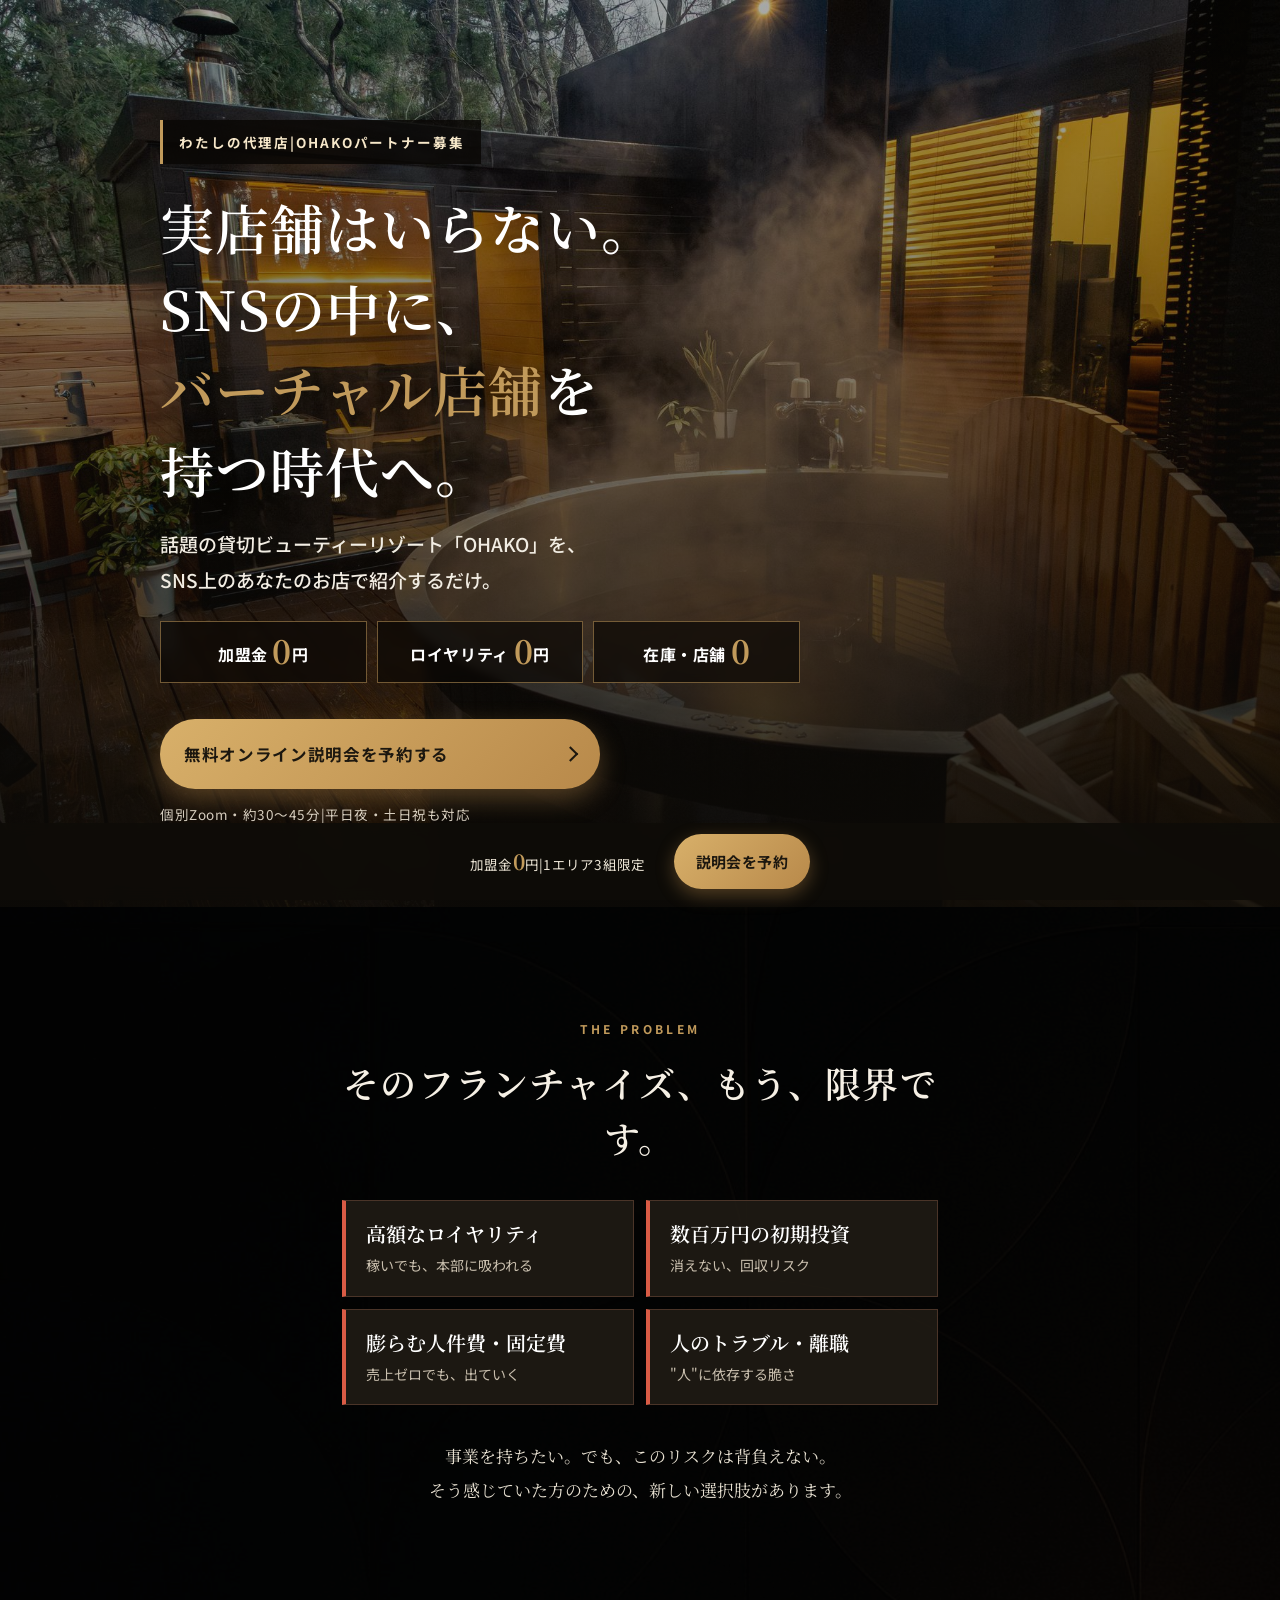
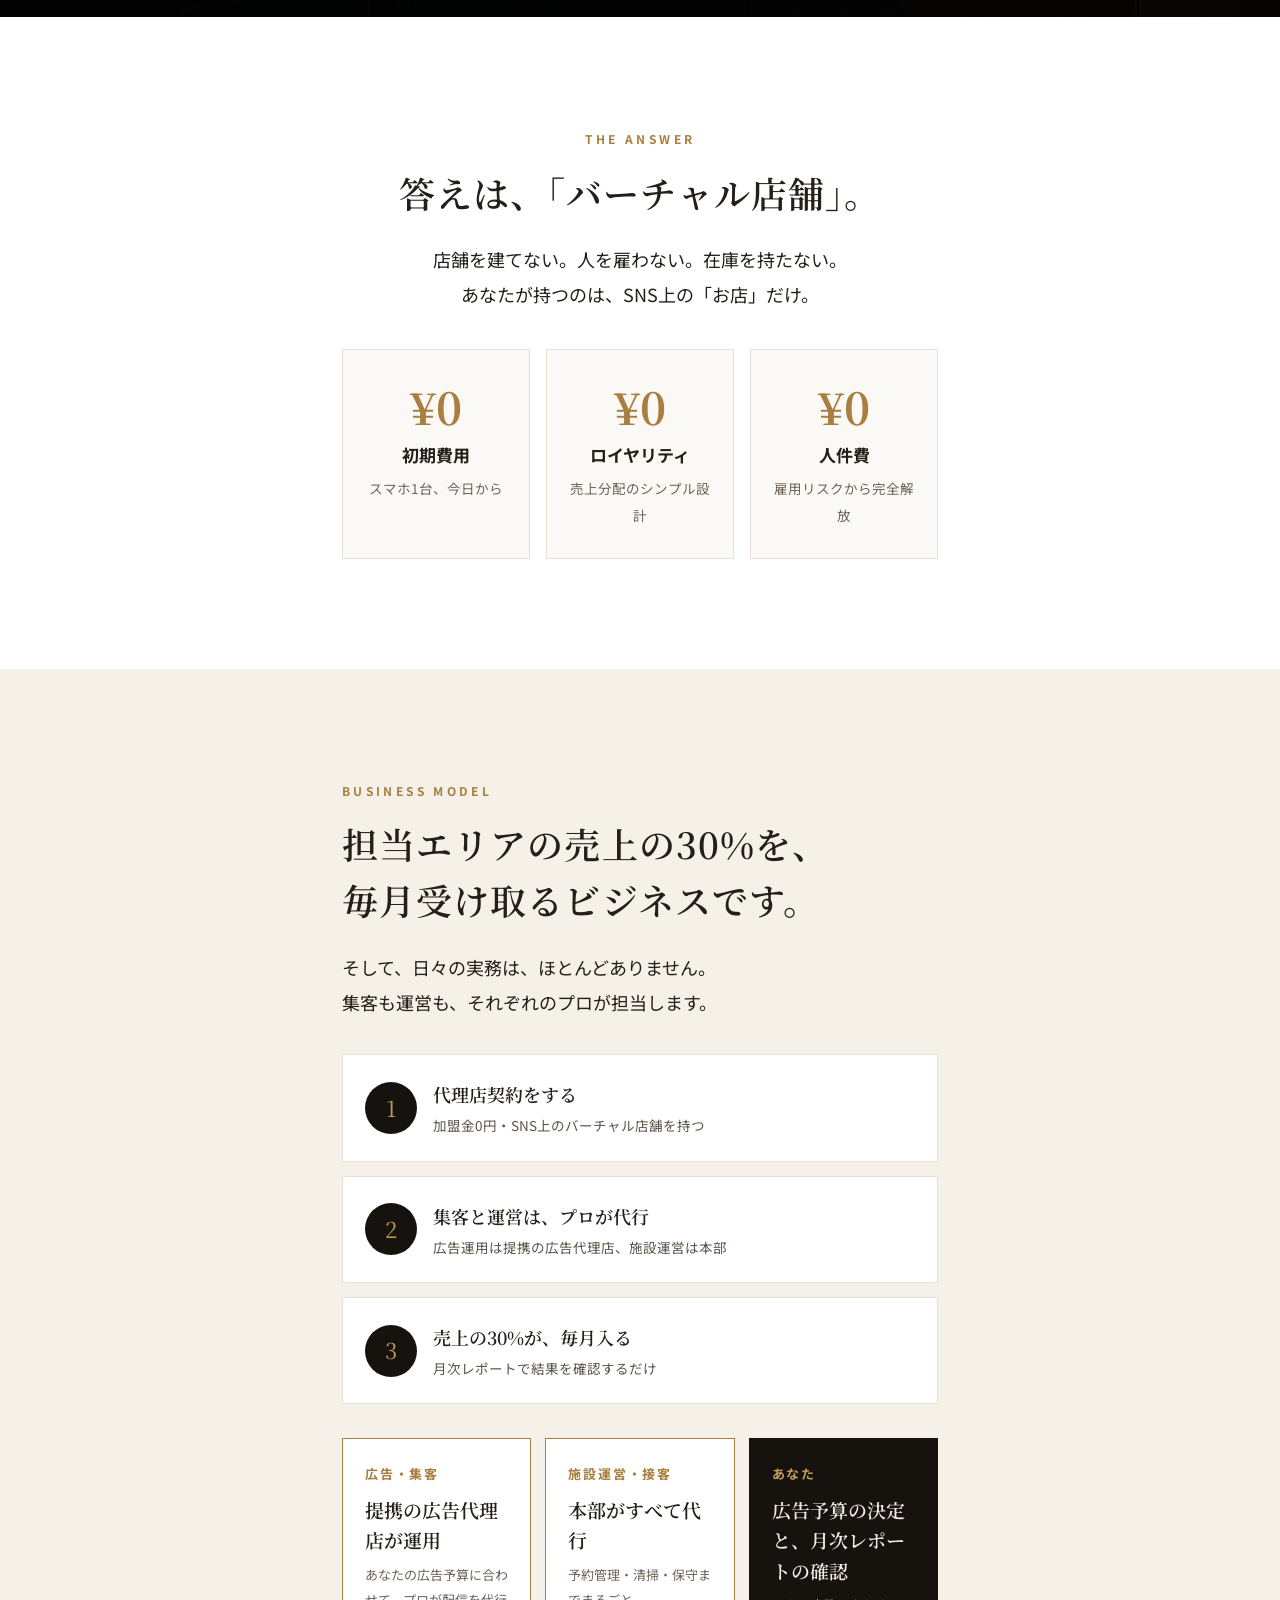
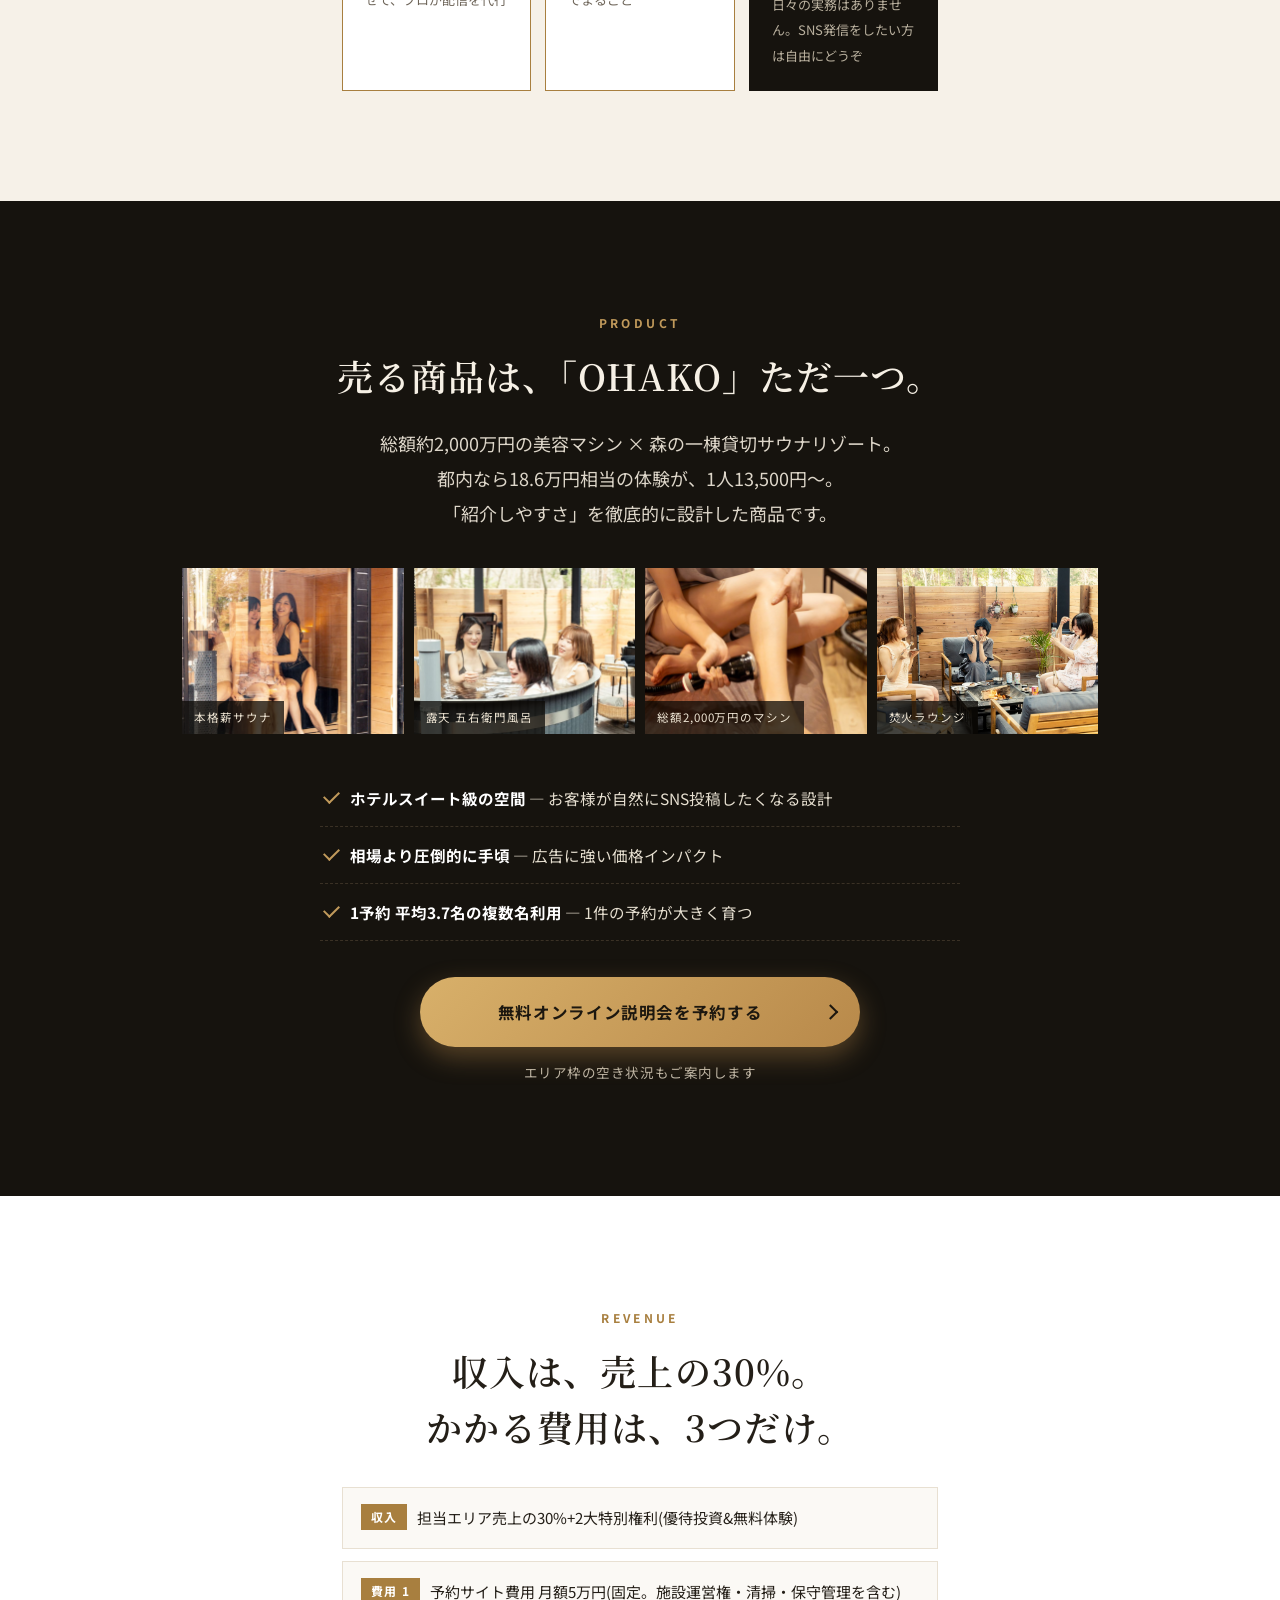
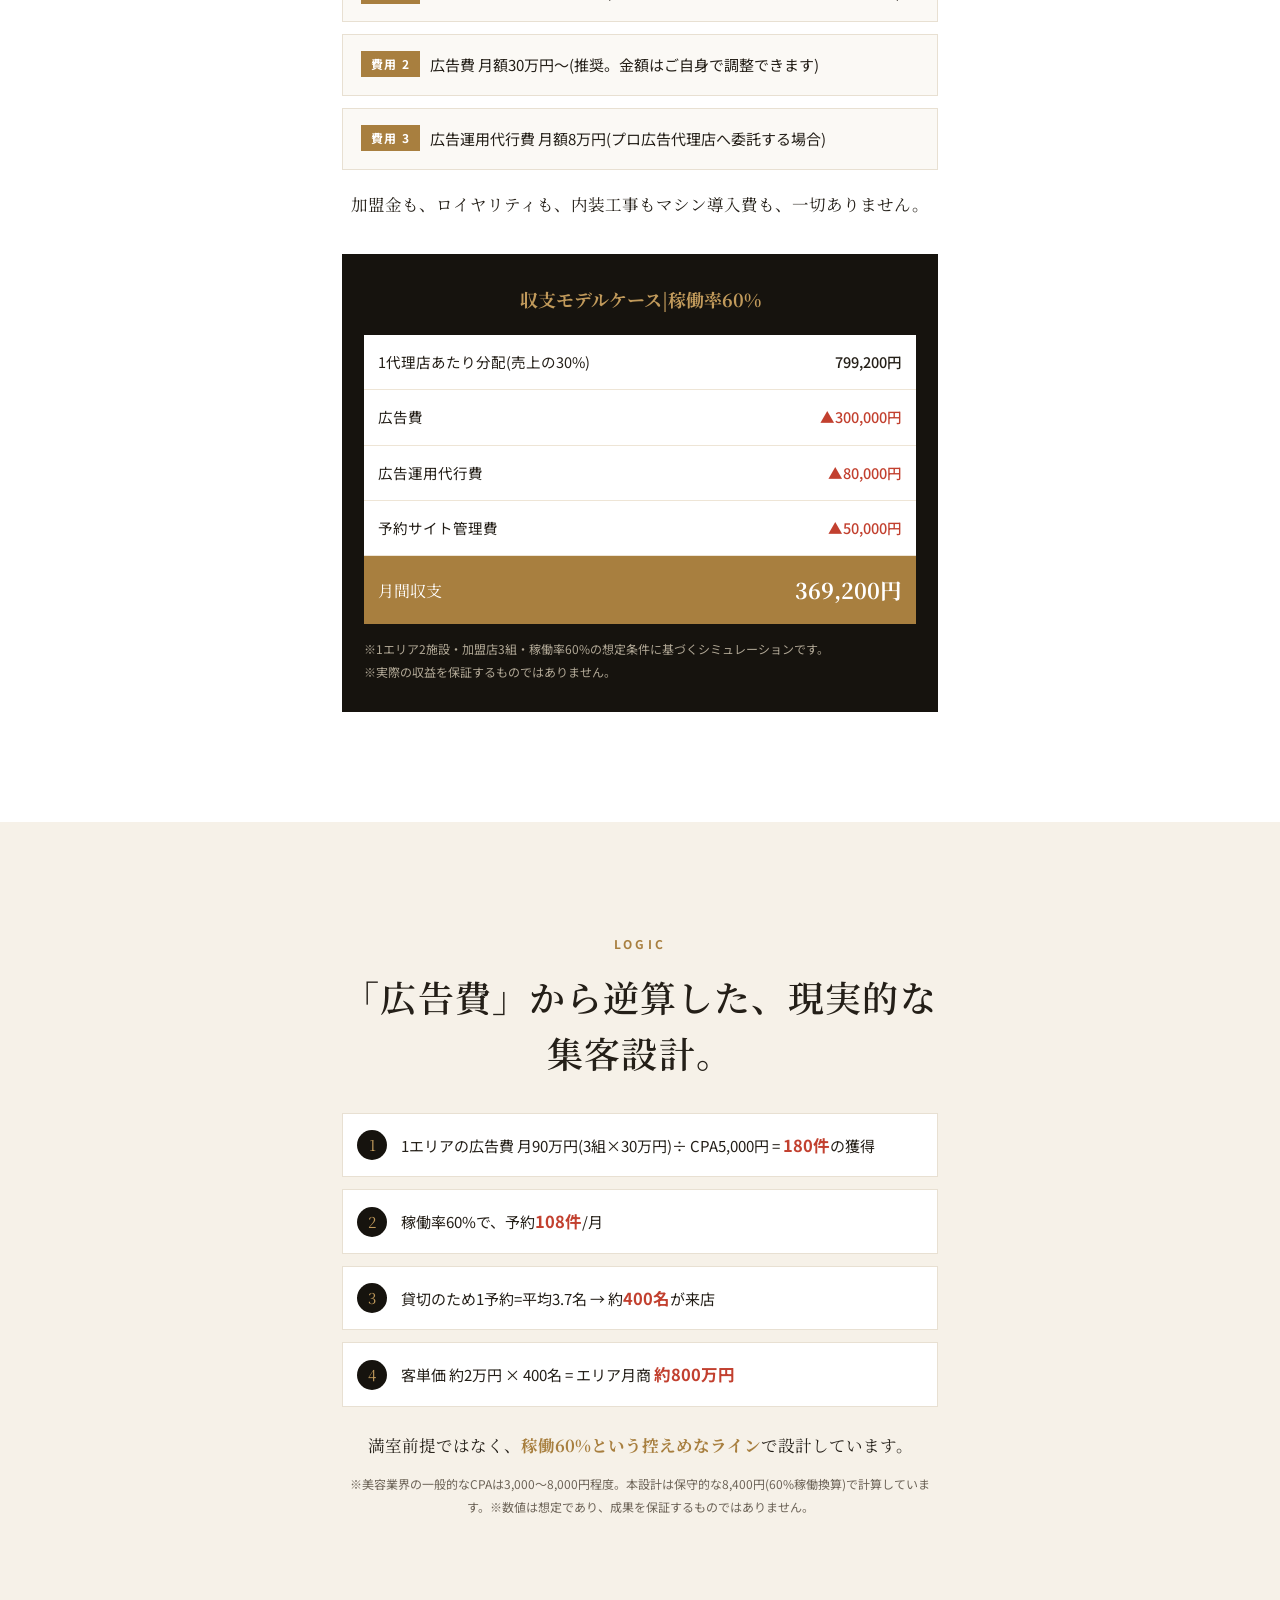
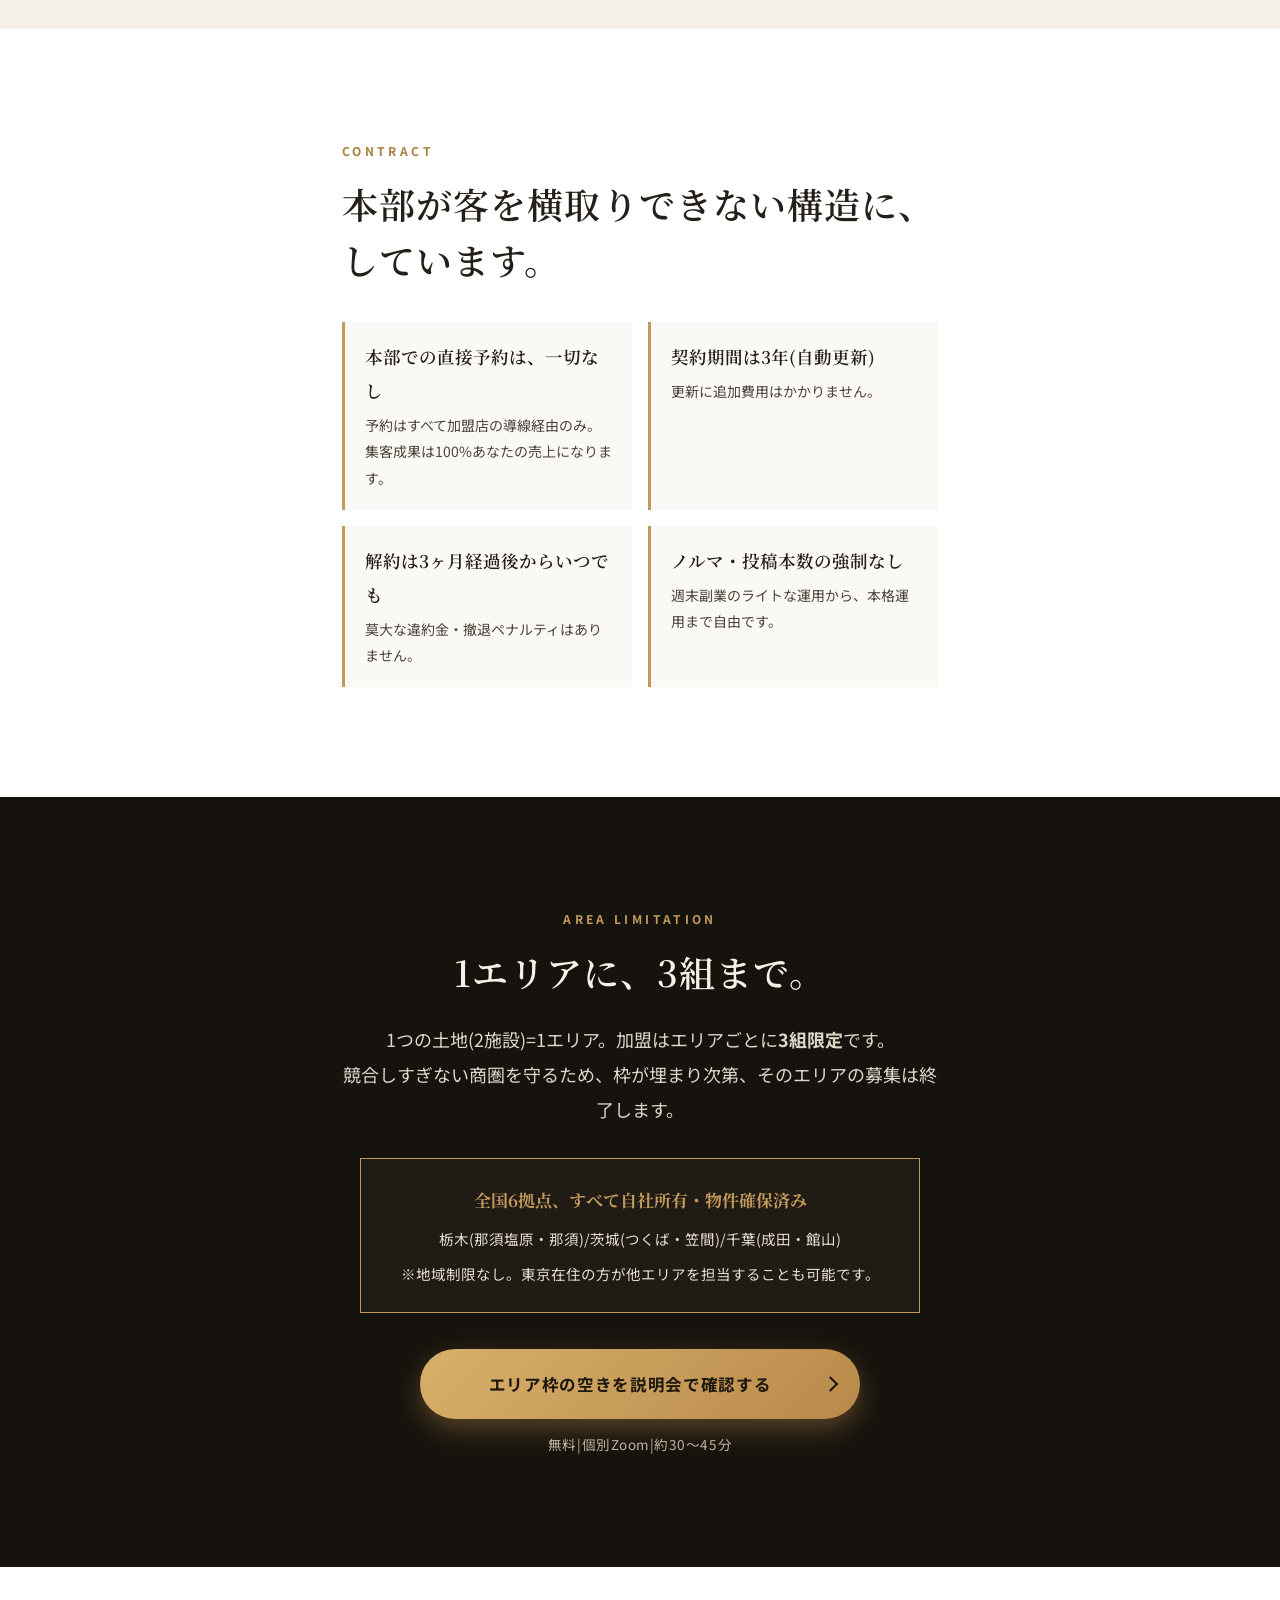
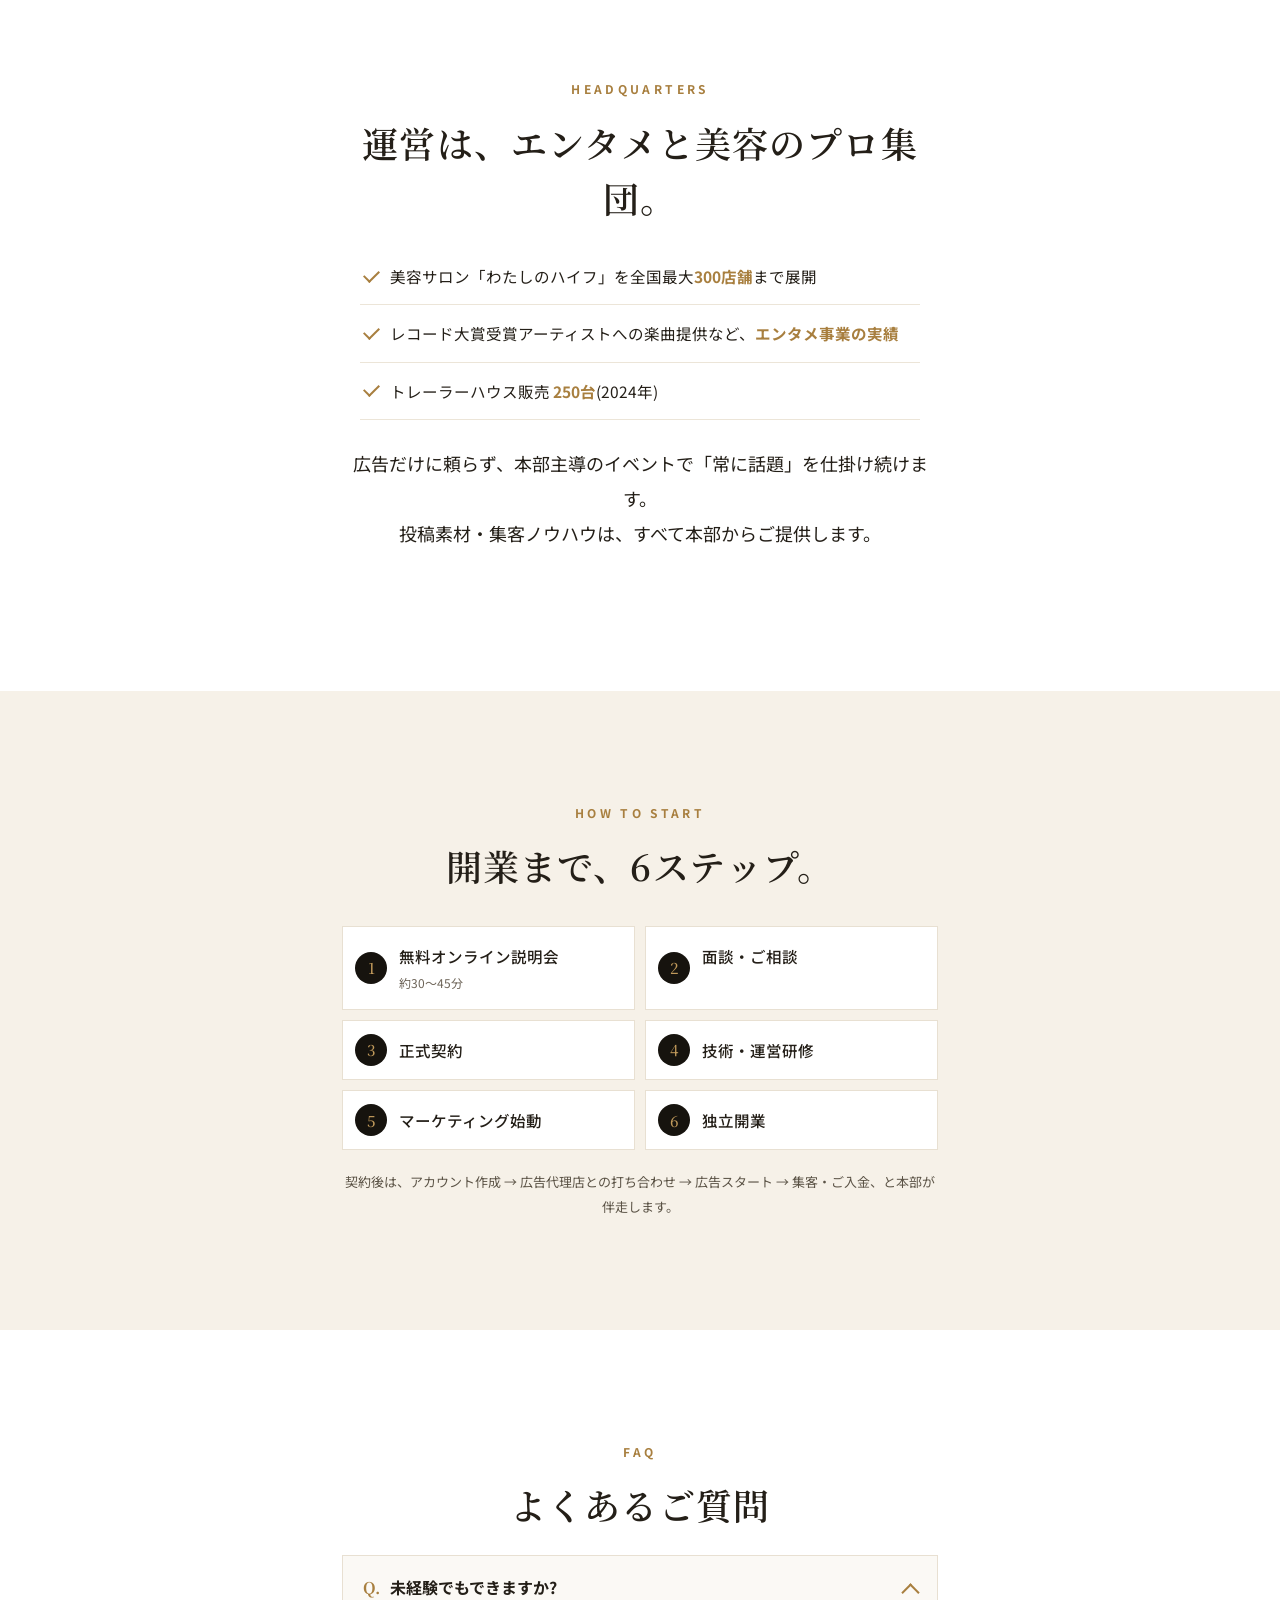
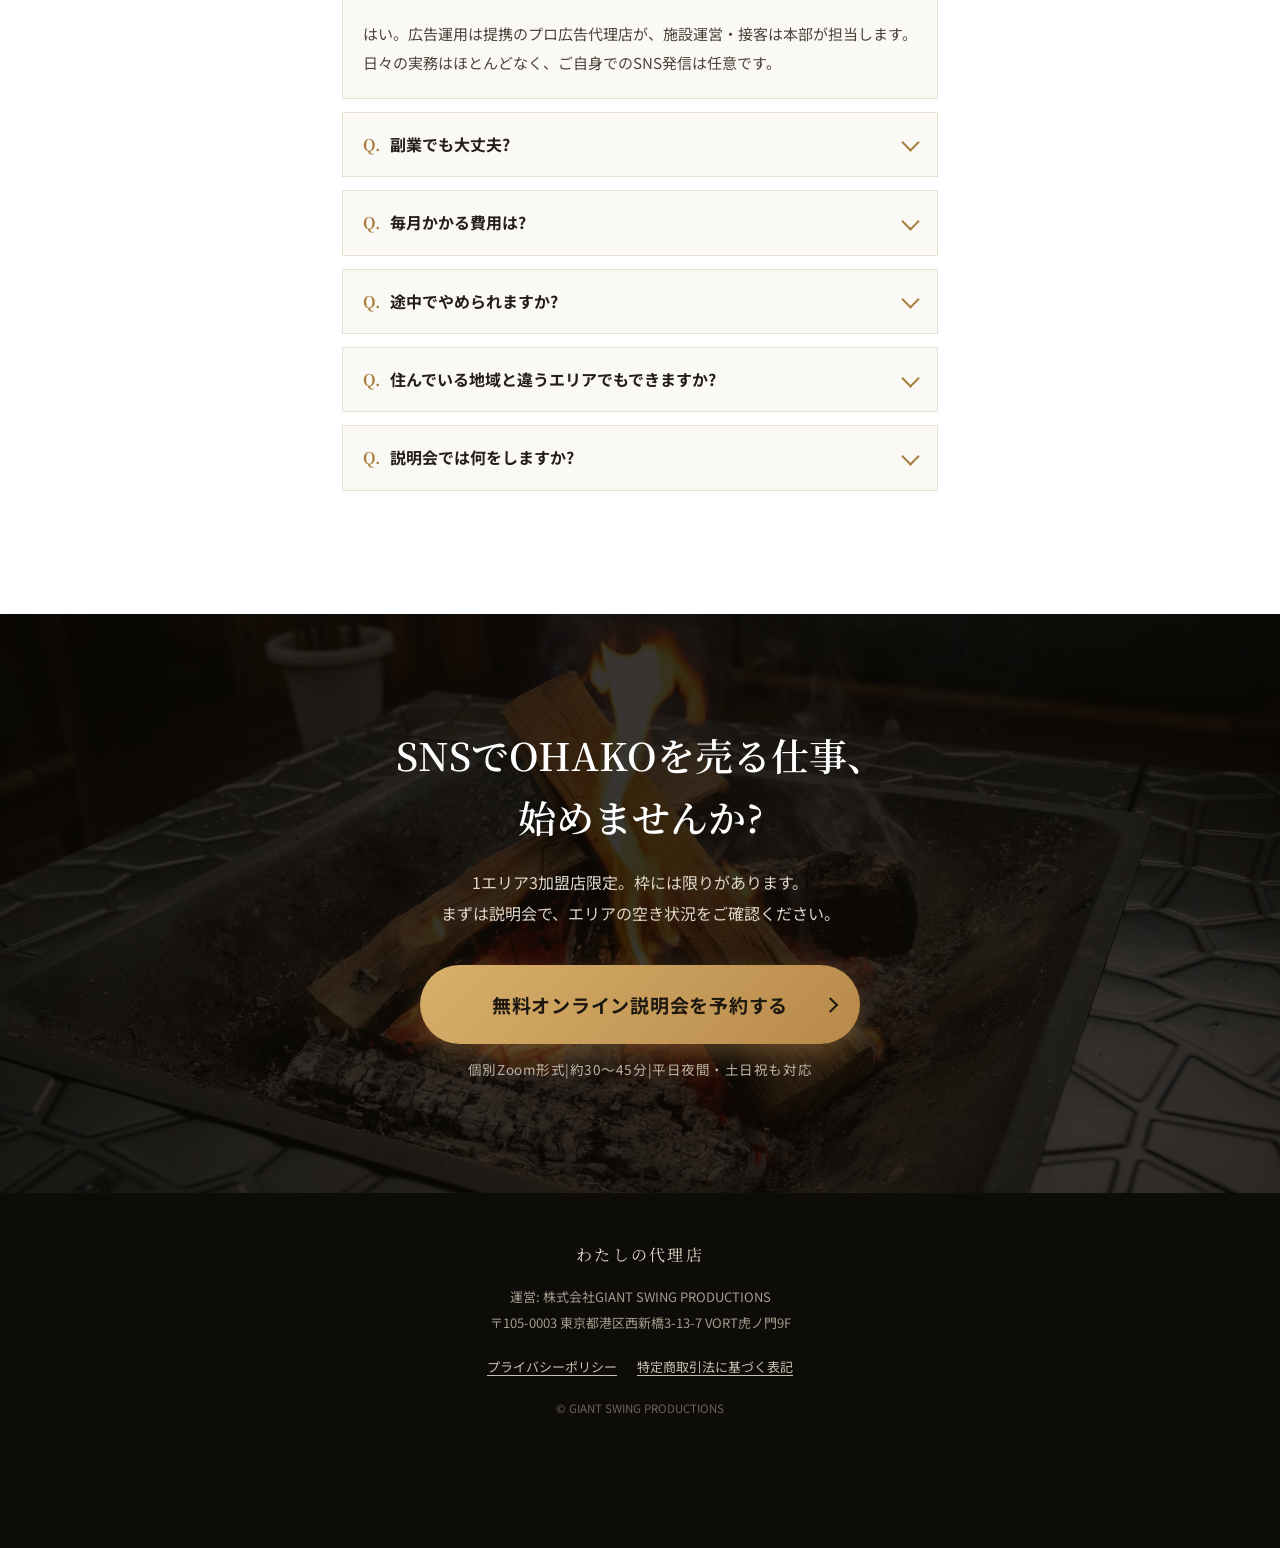
<file: index.html>
<!DOCTYPE html>
<html lang="ja">
<head>
<meta charset="UTF-8">
<!-- Google Tag Manager -->
<script>(function(w,d,s,l,i){w[l]=w[l]||[];w[l].push({'gtm.start':
new Date().getTime(),event:'gtm.js'});var f=d.getElementsByTagName(s)[0],
j=d.createElement(s),dl=l!='dataLayer'?'&l='+l:'';j.async=true;j.src=
'https://www.googletagmanager.com/gtm.js?id='+i+dl;f.parentNode.insertBefore(j,f);
})(window,document,'script','dataLayer','GTM-NTWC288X');</script>
<!-- End Google Tag Manager -->
<meta name="viewport" content="width=device-width, initial-scale=1.0">
<title>わたしの代理店|加盟金0円で持てるSNSのバーチャル店舗 — OHAKOパートナー募集</title>
<meta name="description" content="実店舗はいらない。SNSの中にバーチャル店舗を持つ時代へ。加盟金0円・ロイヤリティ0円で、貸切ビューティーリゾートOHAKOの集客パートナーに。無料オンライン説明会 受付中。">
<meta name="robots" content="noindex, nofollow">
<link rel="preconnect" href="https://fonts.googleapis.com">
<link rel="preconnect" href="https://fonts.gstatic.com" crossorigin>
<link href="https://fonts.googleapis.com/css2?family=Noto+Sans+JP:wght@400;500;700&family=Noto+Serif+JP:wght@500;600;700&display=swap" rel="stylesheet">
<link rel="stylesheet" href="css/style.css">
</head>
<body>
<!-- Google Tag Manager (noscript) -->
<noscript><iframe src="https://www.googletagmanager.com/ns.html?id=GTM-NTWC288X"
height="0" width="0" style="display:none;visibility:hidden"></iframe></noscript>
<!-- End Google Tag Manager (noscript) -->

<!-- ============================================================
  説明会予約URL(確定 2026-08-10): https://timerex.net/s/0003771/1637b1f3 (全CTA共通)
  TODO: 運営会社表記 — 仮=株式会社GIANT SWING PRODUCTIONS(資料上はBIG YOUTH。要確認)
============================================================= -->

<!-- Sec.1 ファーストビュー -->
<header class="fv">
  <div class="fv__bg">
    <img src="img/fv-goemon-dusk.jpg" alt="夕暮れのOHAKO。湯気の立つ露天五右衛門風呂とサウナ棟" class="fv__img">
  </div>
  <div class="fv__inner">
    <p class="fv__area">わたしの代理店|OHAKOパートナー募集</p>
    <h1 class="fv__catch">実店舗はいらない。<br>SNSの中に、<br><em>バーチャル店舗</em>を<br>持つ時代へ。</h1>
    <p class="fv__lead">話題の貸切ビューティーリゾート「OHAKO」を、<br class="pc">SNS上のあなたのお店で紹介するだけ。</p>
    <div class="fv__zeros">
      <span>加盟金 <em>0</em>円</span>
      <span>ロイヤリティ <em>0</em>円</span>
      <span>在庫・店舗 <em>0</em></span>
    </div>
    <div class="cta">
      <a class="btn-gold js-cta" href="https://timerex.net/s/0003771/1637b1f3">無料オンライン説明会を予約する</a>
      <p class="cta__note">個別Zoom・約30〜45分|平日夜・土日祝も対応</p>
    </div>
  </div>
</header>

<main>

<!-- Sec.2 問題提起 -->
<section class="sec sec--dark problem reveal">
  <div class="container">
    <p class="sec__eyebrow sec__eyebrow--gold">THE PROBLEM</p>
    <h2 class="sec__title">そのフランチャイズ、<br class="sp">もう、限界です。</h2>
    <ul class="problem__list">
      <li>
                <h3>高額なロイヤリティ</h3><p>稼いでも、本部に吸われる</p>
      </li>
      <li>
                <h3>数百万円の初期投資</h3><p>消えない、回収リスク</p>
      </li>
      <li>
                <h3>膨らむ人件費・固定費</h3><p>売上ゼロでも、出ていく</p>
      </li>
      <li>
                <h3>人のトラブル・離職</h3><p>"人"に依存する脆さ</p>
      </li>
    </ul>
    <p class="problem__closing">事業を持ちたい。でも、このリスクは背負えない。<br>そう感じていた方のための、新しい選択肢があります。</p>
  </div>
</section>

<!-- Sec.3 答え -->
<section class="sec answer reveal">
  <div class="container">
    <p class="sec__eyebrow">THE ANSWER</p>
    <h2 class="sec__title">答えは、「バーチャル店舗」。</h2>
    <p class="sec__body">店舗を建てない。人を雇わない。在庫を持たない。<br>あなたが持つのは、SNS上の「お店」だけ。</p>
    <div class="zeros">
      <div class="zeros__card"><em>¥0</em><h3>初期費用</h3><p>スマホ1台、今日から</p></div>
      <div class="zeros__card"><em>¥0</em><h3>ロイヤリティ</h3><p>売上分配のシンプル設計</p></div>
      <div class="zeros__card"><em>¥0</em><h3>人件費</h3><p>雇用リスクから完全解放</p></div>
    </div>
  </div>
</section>

<!-- Sec.4 What is・3ステップ -->
<section class="sec sec--cream whatis reveal">
  <div class="container">
    <p class="sec__eyebrow">BUSINESS MODEL</p>
    <h2 class="sec__title">担当エリアの売上の30%を、<br class="pc">毎月受け取るビジネスです。</h2>
    <p class="sec__body">そして、日々の実務は、ほとんどありません。<br>集客も運営も、それぞれのプロが担当します。</p>
    <ol class="steps">
      <li><span class="steps__num">1</span><h3>代理店契約をする</h3><p>加盟金0円・SNS上のバーチャル店舗を持つ</p></li>
      <li><span class="steps__num">2</span><h3>集客と運営は、プロが代行</h3><p>広告運用は提携の広告代理店、施設運営は本部</p></li>
      <li><span class="steps__num">3</span><h3>売上の30%が、毎月入る</h3><p>月次レポートで結果を確認するだけ</p></li>
    </ol>
    <div class="roles">
      <div class="roles__card">
        <h3>広告・集客</h3>
        <p class="roles__main">提携の広告代理店が運用</p>
        <p class="roles__note">あなたの広告予算に合わせて、プロが配信を代行</p>
      </div>
      <div class="roles__card">
        <h3>施設運営・接客</h3>
        <p class="roles__main">本部がすべて代行</p>
        <p class="roles__note">予約管理・清掃・保守までまるごと</p>
      </div>
      <div class="roles__card roles__card--hq">
        <h3>あなた</h3>
        <p class="roles__main">広告予算の決定と、月次レポートの確認</p>
        <p class="roles__note">日々の実務はありません。SNS発信をしたい方は自由にどうぞ</p>
      </div>
    </div>
  </div>
</section>

<!-- Sec.5 商品力 -->
<section class="sec sec--dark product reveal">
  <div class="container">
    <p class="sec__eyebrow sec__eyebrow--gold">PRODUCT</p>
    <h2 class="sec__title">売る商品は、「OHAKO」ただ一つ。</h2>
    <p class="sec__body">総額約2,000万円の美容マシン × 森の一棟貸切サウナリゾート。<br>都内なら18.6万円相当の体験が、1人13,500円〜。<br>「紹介しやすさ」を徹底的に設計した商品です。</p>
    <div class="product__gallery">
      <figure><img src="img/gallery-sauna.jpg" alt="サウナ室でくつろぐ2人の女性" loading="lazy"><figcaption>本格薪サウナ</figcaption></figure>
      <figure><img src="img/gallery-goemon.jpg" alt="露天の五右衛門風呂を楽しむ3人の女性" loading="lazy"><figcaption>露天 五右衛門風呂</figcaption></figure>
      <figure><img src="img/treatment-self.jpg" alt="美容マシンでボディケアをする女性" loading="lazy"><figcaption>総額2,000万円のマシン</figcaption></figure>
      <figure><img src="img/lounge-group.jpg" alt="焚火ラウンジで談笑する3人の女性" loading="lazy"><figcaption>焚火ラウンジ</figcaption></figure>
    </div>
    <ul class="product__points">
      <li><strong>ホテルスイート級の空間</strong> — お客様が自然にSNS投稿したくなる設計</li>
      <li><strong>相場より圧倒的に手頃</strong> — 広告に強い価格インパクト</li>
      <li><strong>1予約 平均3.7名の複数名利用</strong> — 1件の予約が大きく育つ</li>
    </ul>
    <div class="cta">
      <a class="btn-gold js-cta" href="https://timerex.net/s/0003771/1637b1f3">無料オンライン説明会を予約する</a>
      <p class="cta__note cta__note--light">エリア枠の空き状況もご案内します</p>
    </div>
  </div>
</section>

<!-- Sec.6 収益の仕組み -->
<section class="sec money reveal">
  <div class="container">
    <p class="sec__eyebrow">REVENUE</p>
    <h2 class="sec__title">収入は、売上の30%。<br>かかる費用は、<br class="sp">3つだけ。</h2>
    <ul class="money__list">
      <li><span>収入</span>担当エリア売上の30%+2大特別権利(優待投資&無料体験)</li>
      <li><span>費用 1</span>予約サイト費用 月額5万円(固定。施設運営権・清掃・保守管理を含む)</li>
      <li><span>費用 2</span>広告費 月額30万円〜(推奨。金額はご自身で調整できます)</li>
      <li><span>費用 3</span>広告運用代行費 月額8万円(プロ広告代理店へ委託する場合)</li>
    </ul>
    <p class="money__zero">加盟金も、ロイヤリティも、内装工事もマシン導入費も、一切ありません。</p>

    <div class="money__model">
      <h3>収支モデルケース|稼働率60%</h3>
      <table class="money__table">
        <tbody>
          <tr><td>1代理店あたり分配(売上の30%)</td><td>799,200円</td></tr>
          <tr><td>広告費</td><td class="minus">▲300,000円</td></tr>
          <tr><td>広告運用代行費</td><td class="minus">▲80,000円</td></tr>
          <tr><td>予約サイト管理費</td><td class="minus">▲50,000円</td></tr>
        </tbody>
        <tfoot>
          <tr><td>月間収支</td><td><em>369,200円</em></td></tr>
        </tfoot>
      </table>
      <p class="money__note">※1エリア2施設・加盟店3組・稼働率60%の想定条件に基づくシミュレーションです。<br>※実際の収益を保証するものではありません。</p>
    </div>
  </div>
</section>

<!-- Sec.7 集客ロジック -->
<section class="sec sec--cream logic reveal">
  <div class="container">
    <p class="sec__eyebrow">LOGIC</p>
    <h2 class="sec__title">「広告費」から逆算した、<br class="sp">現実的な集客設計。</h2>
    <ol class="logic__steps">
      <li><span>1</span>1エリアの広告費 月90万円(3組×30万円)÷ CPA5,000円 = <strong>180件</strong>の獲得</li>
      <li><span>2</span>稼働率60%で、予約<strong>108件</strong>/月</li>
      <li><span>3</span>貸切のため1予約=平均3.7名 → 約<strong>400名</strong>が来店</li>
      <li><span>4</span>客単価 約2万円 × 400名 = エリア月商 <strong>約800万円</strong></li>
    </ol>
    <p class="logic__closing">満室前提ではなく、<strong>稼働60%という控えめなライン</strong>で設計しています。</p>
    <p class="logic__note">※美容業界の一般的なCPAは3,000〜8,000円程度。本設計は保守的な8,400円(60%稼働換算)で計算しています。※数値は想定であり、成果を保証するものではありません。</p>
  </div>
</section>

<!-- Sec.8 契約条件 -->
<section class="sec terms reveal">
  <div class="container">
    <p class="sec__eyebrow">CONTRACT</p>
    <h2 class="sec__title">本部が客を横取りできない構造に、<br class="pc">しています。</h2>
    <ul class="terms__list">
      <li><h3>本部での直接予約は、一切なし</h3><p>予約はすべて加盟店の導線経由のみ。集客成果は100%あなたの売上になります。</p></li>
      <li><h3>契約期間は3年(自動更新)</h3><p>更新に追加費用はかかりません。</p></li>
      <li><h3>解約は3ヶ月経過後からいつでも</h3><p>莫大な違約金・撤退ペナルティはありません。</p></li>
      <li><h3>ノルマ・投稿本数の強制なし</h3><p>週末副業のライトな運用から、本格運用まで自由です。</p></li>
    </ul>
  </div>
</section>

<!-- Sec.9 希少性 -->
<section class="sec sec--dark scarcity reveal">
  <div class="container">
    <p class="sec__eyebrow sec__eyebrow--gold">AREA LIMITATION</p>
    <h2 class="sec__title">1エリアに、3組まで。</h2>
    <p class="sec__body">1つの土地(2施設)=1エリア。加盟はエリアごとに<strong>3組限定</strong>です。<br>競合しすぎない商圏を守るため、枠が埋まり次第、そのエリアの募集は終了します。</p>
    <div class="scarcity__box">
      <h3>全国6拠点、すべて自社所有・物件確保済み</h3>
      <p>栃木(那須塩原・那須)/茨城(つくば・笠間)/千葉(成田・館山)</p>
      <p class="scarcity__note">※地域制限なし。東京在住の方が他エリアを担当することも可能です。</p>
    </div>
    <div class="cta">
      <a class="btn-gold js-cta" href="https://timerex.net/s/0003771/1637b1f3">エリア枠の空きを説明会で確認する</a>
      <p class="cta__note cta__note--light">無料|個別Zoom|約30〜45分</p>
    </div>
  </div>
</section>

<!-- Sec.10 本部と実績 -->
<section class="sec support reveal">
  <div class="container">
    <p class="sec__eyebrow">HEADQUARTERS</p>
    <h2 class="sec__title">運営は、エンタメと美容のプロ集団。</h2>
    <ul class="support__list">
      <li>美容サロン「わたしのハイフ」を全国最大<strong>300店舗</strong>まで展開</li>
      <li>レコード大賞受賞アーティストへの楽曲提供など、<strong>エンタメ事業の実績</strong></li>
      <li>トレーラーハウス販売 <strong>250台</strong>(2024年)</li>
    </ul>
    <p class="sec__body">広告だけに頼らず、本部主導のイベントで「常に話題」を仕掛け続けます。<br>投稿素材・集客ノウハウは、すべて本部からご提供します。</p>
  </div>
</section>

<!-- Sec.11 開業までの流れ -->
<section class="sec sec--cream flow reveal">
  <div class="container">
    <p class="sec__eyebrow">HOW TO START</p>
    <h2 class="sec__title">開業まで、6ステップ。</h2>
    <ol class="flow__steps">
      <li><span>1</span>無料オンライン説明会<small>約30〜45分</small></li>
      <li><span>2</span>面談・ご相談</li>
      <li><span>3</span>正式契約</li>
      <li><span>4</span>技術・運営研修</li>
      <li><span>5</span>マーケティング始動</li>
      <li><span>6</span>独立開業</li>
    </ol>
    <p class="flow__note">契約後は、アカウント作成 → 広告代理店との打ち合わせ → 広告スタート → 集客・ご入金、と本部が伴走します。</p>
  </div>
</section>

<!-- Sec.12 FAQ -->
<section class="sec faq reveal">
  <div class="container">
    <p class="sec__eyebrow">FAQ</p>
    <h2 class="sec__title">よくあるご質問</h2>
    <details class="faq__item" open>
      <summary>未経験でもできますか?</summary>
      <p>はい。広告運用は提携のプロ広告代理店が、施設運営・接客は本部が担当します。日々の実務はほとんどなく、ご自身でのSNS発信は任意です。</p>
    </details>
    <details class="faq__item">
      <summary>副業でも大丈夫?</summary>
      <p>はい。日々の実務がほとんどないため、本業がある方でも運営できます。ノルマもありません。</p>
    </details>
    <details class="faq__item">
      <summary>毎月かかる費用は?</summary>
      <p>固定は予約サイト費用の月5万円です。集客のための広告を出す場合は、広告費(月30万円〜を推奨)と、プロ代理店に委託する場合の運用代行費(月8万円)がかかります。</p>
    </details>
    <details class="faq__item">
      <summary>途中でやめられますか?</summary>
      <p>3ヶ月経過後からいつでも解約できます。違約金や撤退ペナルティはありません。</p>
    </details>
    <details class="faq__item">
      <summary>住んでいる地域と違うエリアでもできますか?</summary>
      <p>はい。バーチャル店舗のため地域制限はありません。</p>
    </details>
    <details class="faq__item">
      <summary>説明会では何をしますか?</summary>
      <p>バーチャル店舗の作り方、管理画面、収益シミュレーション、エリア枠の空き状況を個別にご案内します(無料・Zoom・約30〜45分)。</p>
    </details>
  </div>
</section>

<!-- Sec.13 最終CTA -->
<section class="sec closing reveal">
  <div class="closing__bg">
    <img src="img/closing-fire.jpg" alt="焚火の炎" loading="lazy">
  </div>
  <div class="container closing__inner">
    <h2 class="closing__title">SNSでOHAKOを売る仕事、<br>始めませんか?</h2>
    <p class="closing__body">1エリア3加盟店限定。枠には限りがあります。<br>まずは説明会で、エリアの空き状況をご確認ください。</p>
    <div class="cta">
      <a class="btn-gold btn-gold--lg js-cta" href="#">無料オンライン説明会を予約する</a>
      <p class="cta__note cta__note--light">個別Zoom形式|約30〜45分|平日夜間・土日祝も対応</p>
    </div>
  </div>
</section>

</main>

<!-- フッター -->
<footer class="footer">
  <div class="container">
    <p class="footer__brand">わたしの代理店</p>
    <p class="footer__company">運営: 株式会社GIANT SWING PRODUCTIONS<br>〒105-0003 東京都港区西新橋3-13-7 VORT虎ノ門9F</p>
    <nav class="footer__links">
      <a href="privacy.html">プライバシーポリシー</a>
      <a href="legal.html">特定商取引法に基づく表記</a>
    </nav>
    <p class="footer__copy">&copy; GIANT SWING PRODUCTIONS</p>
  </div>
</footer>

<!-- 追従CTAバー -->
<div class="stickybar" id="stickybar">
  <p class="stickybar__text">加盟金<em>0</em>円|1エリア3組限定</p>
  <a class="stickybar__btn js-cta" href="https://timerex.net/s/0003771/1637b1f3">説明会を予約</a>
</div>

<script>
const io = new IntersectionObserver((entries) => {
  entries.forEach((e) => {
    if (e.isIntersecting) { e.target.classList.add('is-visible'); io.unobserve(e.target); }
  });
}, { threshold: 0.12 });
document.querySelectorAll('.reveal').forEach((el) => io.observe(el));

const fv = document.querySelector('.fv');
const bar = document.getElementById('stickybar');
const barIo = new IntersectionObserver((entries) => {
  entries.forEach((e) => bar.classList.toggle('is-shown', !e.isIntersecting));
}, { threshold: 0.1 });
barIo.observe(fv);
</script>
</body>
</html>
</file>
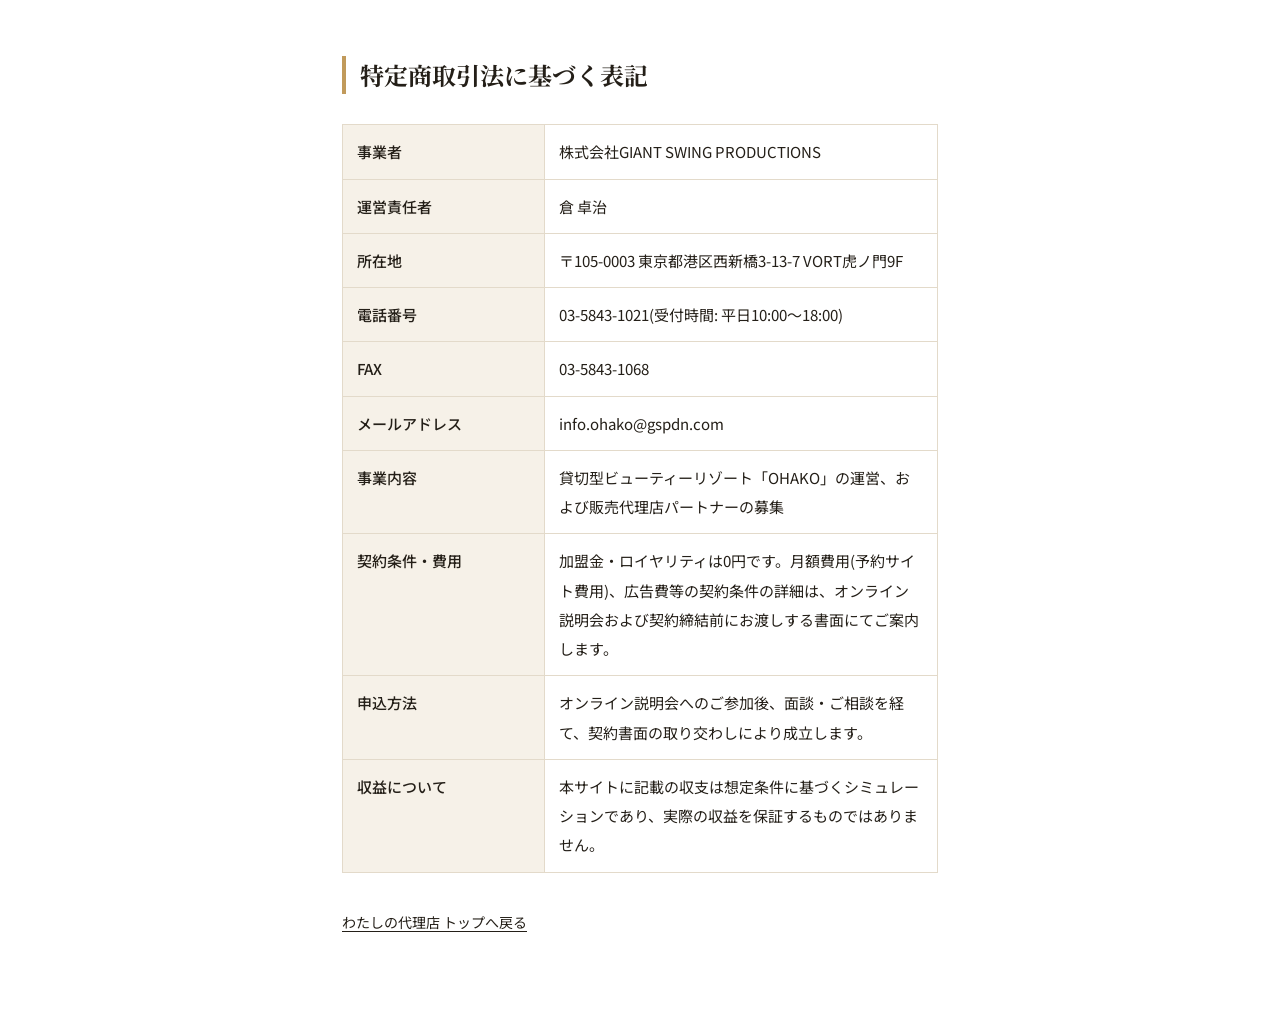
<file: legal.html>
<!DOCTYPE html>
<html lang="ja">
<head>
<meta charset="UTF-8">
<meta name="viewport" content="width=device-width, initial-scale=1.0">
<title>特定商取引法に基づく表記|わたしの代理店</title>
<meta name="robots" content="noindex">
<link rel="preconnect" href="https://fonts.googleapis.com">
<link rel="preconnect" href="https://fonts.gstatic.com" crossorigin>
<link href="https://fonts.googleapis.com/css2?family=Noto+Sans+JP:wght@400;500;700&family=Noto+Serif+JP:wght@500;600;700&display=swap" rel="stylesheet">
<link rel="stylesheet" href="css/style.css">
</head>
<body>
<main class="legal-page">
  <div class="container">
    <h1>特定商取引法に基づく表記</h1>
    <table>
      <tr><th>事業者</th><td>株式会社GIANT SWING PRODUCTIONS</td></tr>
      <tr><th>運営責任者</th><td>倉 卓治</td></tr>
      <tr><th>所在地</th><td>〒105-0003 東京都港区西新橋3-13-7 VORT虎ノ門9F</td></tr>
      <tr><th>電話番号</th><td>03-5843-1021(受付時間: 平日10:00〜18:00)</td></tr>
      <tr><th>FAX</th><td>03-5843-1068</td></tr>
      <tr><th>メールアドレス</th><td>info.ohako@gspdn.com</td></tr>
      <tr><th>事業内容</th><td>貸切型ビューティーリゾート「OHAKO」の運営、および販売代理店パートナーの募集</td></tr>
      <tr><th>契約条件・費用</th><td>加盟金・ロイヤリティは0円です。月額費用(予約サイト費用)、広告費等の契約条件の詳細は、オンライン説明会および契約締結前にお渡しする書面にてご案内します。</td></tr>
      <tr><th>申込方法</th><td>オンライン説明会へのご参加後、面談・ご相談を経て、契約書面の取り交わしにより成立します。</td></tr>
      <tr><th>収益について</th><td>本サイトに記載の収支は想定条件に基づくシミュレーションであり、実際の収益を保証するものではありません。</td></tr>
    </table>
    <a class="backlink" href="index.html">わたしの代理店 トップへ戻る</a>
  </div>
</main>
</body>
</html>
</file>
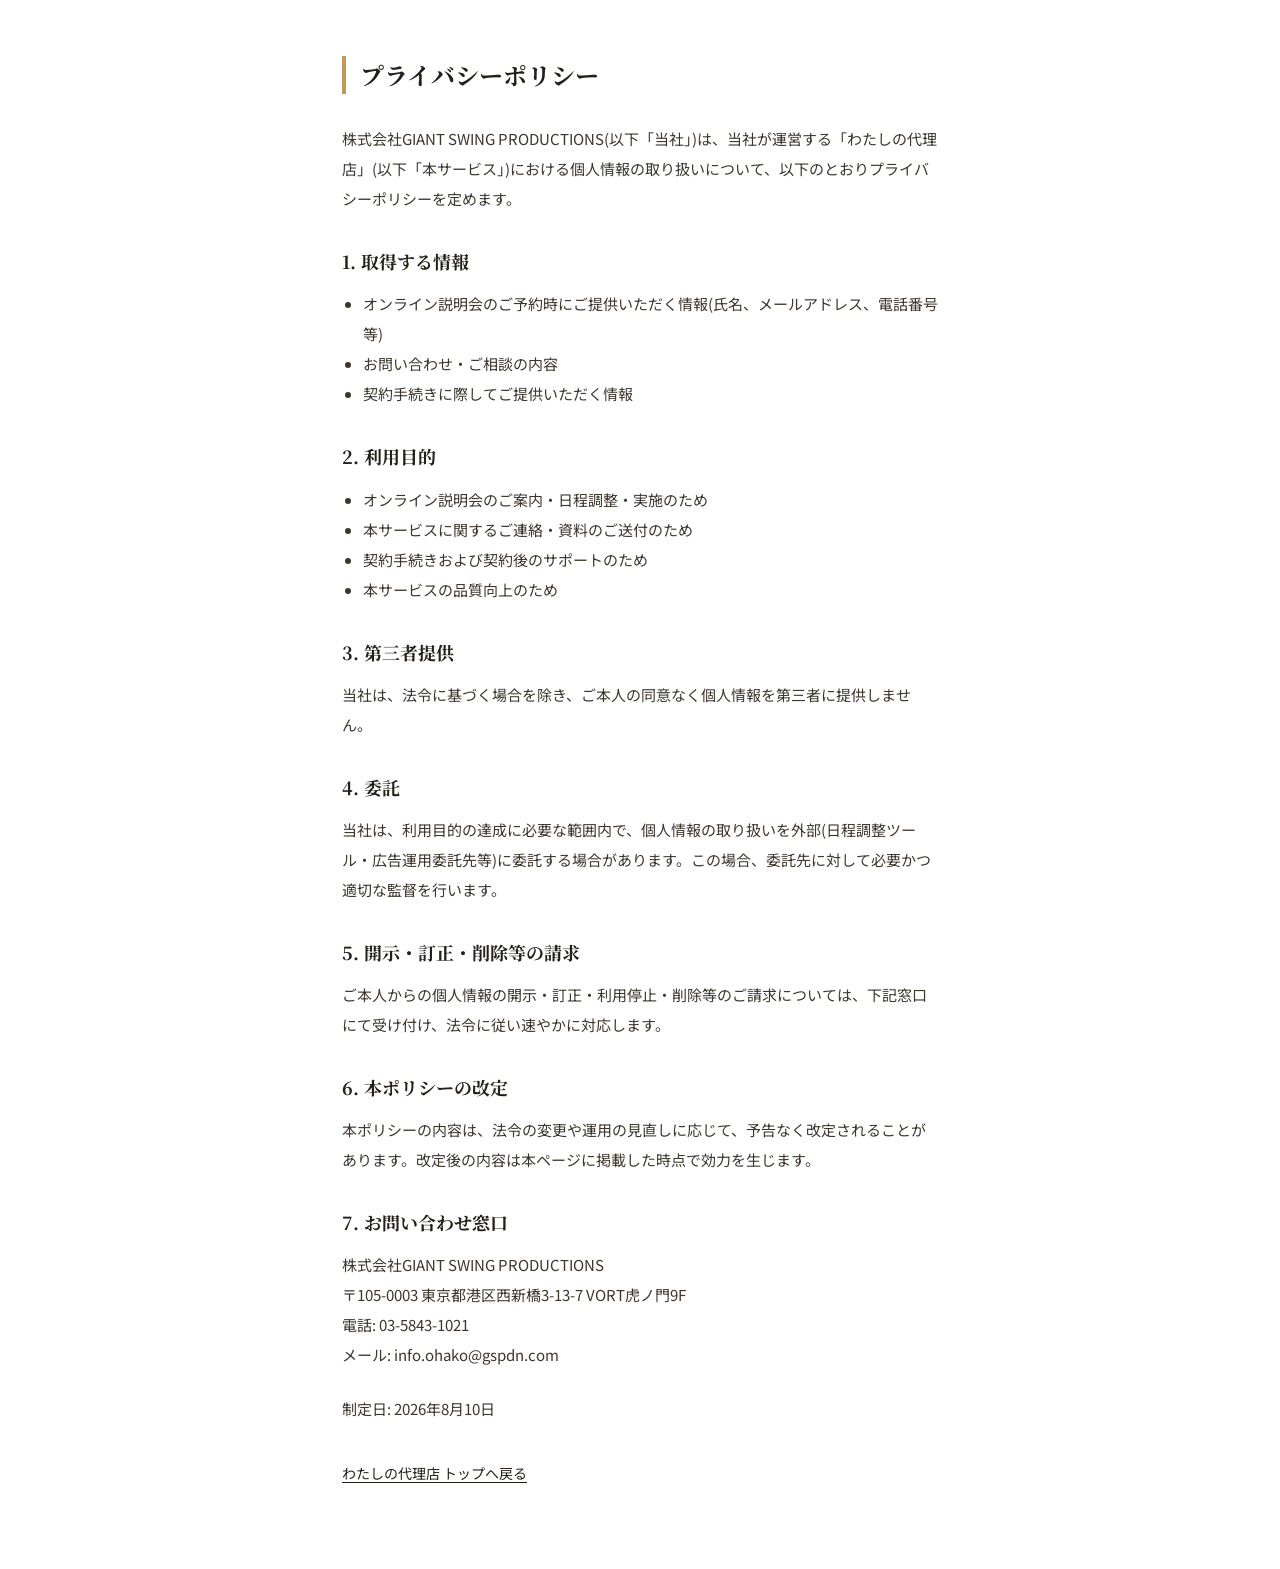
<file: privacy.html>
<!DOCTYPE html>
<html lang="ja">
<head>
<meta charset="UTF-8">
<meta name="viewport" content="width=device-width, initial-scale=1.0">
<title>プライバシーポリシー|わたしの代理店</title>
<meta name="robots" content="noindex">
<link rel="preconnect" href="https://fonts.googleapis.com">
<link rel="preconnect" href="https://fonts.gstatic.com" crossorigin>
<link href="https://fonts.googleapis.com/css2?family=Noto+Sans+JP:wght@400;500;700&family=Noto+Serif+JP:wght@500;600;700&display=swap" rel="stylesheet">
<link rel="stylesheet" href="css/style.css">
</head>
<body>
<main class="legal-page">
  <div class="container">
    <h1>プライバシーポリシー</h1>
    <p>株式会社GIANT SWING PRODUCTIONS(以下「当社」)は、当社が運営する「わたしの代理店」(以下「本サービス」)における個人情報の取り扱いについて、以下のとおりプライバシーポリシーを定めます。</p>

    <h2>1. 取得する情報</h2>
    <ul>
      <li>オンライン説明会のご予約時にご提供いただく情報(氏名、メールアドレス、電話番号等)</li>
      <li>お問い合わせ・ご相談の内容</li>
      <li>契約手続きに際してご提供いただく情報</li>
    </ul>

    <h2>2. 利用目的</h2>
    <ul>
      <li>オンライン説明会のご案内・日程調整・実施のため</li>
      <li>本サービスに関するご連絡・資料のご送付のため</li>
      <li>契約手続きおよび契約後のサポートのため</li>
      <li>本サービスの品質向上のため</li>
    </ul>

    <h2>3. 第三者提供</h2>
    <p>当社は、法令に基づく場合を除き、ご本人の同意なく個人情報を第三者に提供しません。</p>

    <h2>4. 委託</h2>
    <p>当社は、利用目的の達成に必要な範囲内で、個人情報の取り扱いを外部(日程調整ツール・広告運用委託先等)に委託する場合があります。この場合、委託先に対して必要かつ適切な監督を行います。</p>

    <h2>5. 開示・訂正・削除等の請求</h2>
    <p>ご本人からの個人情報の開示・訂正・利用停止・削除等のご請求については、下記窓口にて受け付け、法令に従い速やかに対応します。</p>

    <h2>6. 本ポリシーの改定</h2>
    <p>本ポリシーの内容は、法令の変更や運用の見直しに応じて、予告なく改定されることがあります。改定後の内容は本ページに掲載した時点で効力を生じます。</p>

    <h2>7. お問い合わせ窓口</h2>
    <p>
      株式会社GIANT SWING PRODUCTIONS<br>
      〒105-0003 東京都港区西新橋3-13-7 VORT虎ノ門9F<br>
      電話: 03-5843-1021<br>
      メール: info.ohako@gspdn.com
    </p>

    <p style="margin-top:24px;">制定日: 2026年8月10日</p>

    <a class="backlink" href="index.html">わたしの代理店 トップへ戻る</a>
  </div>
</main>
</body>
</html>
</file>
<file: css/style.css>
/* ==========================================================
   わたしの代理店 募集LP(OHAKO LPと同一トンマナ)
   カラー: 炭黒×木×金 / CTA=ゴールド
   ========================================================== */
:root {
  --ink: #241f18;
  --ink-weak: #6d6458;
  --dark: #16130e;
  --dark-2: #201b14;
  --cream: #f6f1e8;
  --white: #ffffff;
  --paper: #fbf9f5;
  --gold: #c19a5b;
  --gold-deep: #a87f3f;
  --gold-btn: #d1a75e;
  --red: #c2402f;
  --serif: "Noto Serif JP", serif;
  --sans: "Noto Sans JP", sans-serif;
}

* { margin: 0; padding: 0; box-sizing: border-box; }
html { scroll-behavior: smooth; }
body {
  font-family: var(--sans);
  font-size: 17px;
  line-height: 1.95;
  color: var(--ink);
  background: var(--white);
  -webkit-font-smoothing: antialiased;
  overflow-x: hidden;
}
img { max-width: 100%; display: block; }
a { color: inherit; }
ul, ol { list-style: none; }

.container { max-width: 640px; margin: 0 auto; padding: 0 22px; }
.pc { display: none; }
.sp { display: inline; }

/* ---------- セクション共通 ---------- */
.sec { padding: 76px 0; background: var(--white); }
.sec--cream { background: var(--cream); }
.sec--dark { background: var(--dark); color: #f1ece3; }

.sec__eyebrow { font-size: 12px; letter-spacing: 0.28em; color: var(--gold-deep); margin-bottom: 14px; font-weight: 700; }
.sec__eyebrow--gold { color: var(--gold); }
.sec__title { font-family: var(--serif); font-size: 28px; font-weight: 600; line-height: 1.55; letter-spacing: 0.03em; margin-bottom: 22px; }
.sec--dark .sec__title { color: #f6f0e5; }
.sec__body { margin-bottom: 30px; font-size: 17px; }
.sec--dark .sec__body { color: #ddd6c9; }

/* ---------- CTA ---------- */
.cta { text-align: center; margin-top: 36px; }
.btn-gold {
  display: block;
  max-width: 440px;
  margin: 0 auto;
  background: linear-gradient(135deg, #d8b06a, #b8894a);
  color: #1c170f;
  text-decoration: none;
  font-weight: 700;
  font-size: 16.5px;
  letter-spacing: 0.04em;
  padding: 19px 44px 19px 24px;
  border-radius: 999px;
  position: relative;
  box-shadow: 0 10px 26px rgba(184, 137, 74, 0.4);
  transition: transform 0.2s ease, filter 0.2s ease;
}
.btn-gold::after {
  content: "";
  position: absolute;
  right: 24px;
  top: 50%;
  width: 9px;
  height: 9px;
  border-top: 2.5px solid #1c170f;
  border-right: 2.5px solid #1c170f;
  transform: translateY(-50%) rotate(45deg);
}
.btn-gold:hover { filter: brightness(1.06); transform: translateY(-2px); }
.btn-gold--lg { font-size: 19px; padding: 21px 22px; }
.cta__note { font-size: 13.5px; color: var(--ink-weak); margin-top: 12px; letter-spacing: 0.04em; }
.cta__note--light { color: #beb6a7; }

/* ---------- reveal ---------- */
.reveal { opacity: 0; transform: translateY(26px); transition: opacity 0.9s ease, transform 0.9s ease; }
.reveal.is-visible { opacity: 1; transform: none; }

/* ---------- FV ---------- */
.fv { position: relative; min-height: 94svh; display: flex; align-items: flex-end; color: #fff; }
.fv__bg { position: absolute; inset: 0; overflow: hidden; }
.fv__img { width: 100%; height: 100%; object-fit: cover; }
.fv__bg::after { content: ""; position: absolute; inset: 0; background: linear-gradient(180deg, rgba(12,10,7,0.35) 0%, rgba(12,10,7,0.55) 45%, rgba(12,10,7,0.92) 100%); }
.fv__inner { position: relative; z-index: 1; width: 100%; max-width: 640px; margin: 0 auto; padding: 96px 22px 44px; }
.fv__area { font-size: 13.5px; font-weight: 700; letter-spacing: 0.14em; color: #f6e7c9; background: rgba(10, 8, 5, 0.85); border-left: 3px solid var(--gold); display: inline-block; padding: 9px 16px; margin-bottom: 22px; }
.fv__catch { font-family: var(--serif); font-size: 34px; font-weight: 600; line-height: 1.5; letter-spacing: 0.02em; margin-bottom: 16px; text-shadow: 0 2px 24px rgba(0,0,0,0.5); }
.fv__catch em { font-style: normal; color: var(--gold); }
.fv__lead { font-size: 16.5px; font-weight: 500; line-height: 1.9; margin-bottom: 22px; color: #f2ede3; }
.fv__zeros { display: grid; grid-template-columns: 1fr 1fr; gap: 10px; margin-bottom: 10px; }
.fv__zeros span {
  border: 1px solid rgba(193,154,91,0.55);
  background: rgba(10,8,5,0.7);
  backdrop-filter: blur(4px);
  padding: 12px 10px;
  font-size: 15px;
  font-weight: 700;
  letter-spacing: 0.04em;
  text-align: center;
}
.fv__zeros span:last-child { grid-column: 1 / -1; }
.fv__zeros em { font-style: normal; font-family: var(--serif); color: var(--gold); font-size: 2em; font-weight: 700; line-height: 1; vertical-align: -3px; }
.fv .cta__note { color: #d8d1c4; }

/* ---------- Sec.2 問題 ---------- */
.problem { background: var(--dark) url("../img/texture-dark.jpg") center / cover no-repeat; background-blend-mode: soft-light; }
.problem .sec__title { text-align: center; }
.problem .sec__eyebrow { text-align: center; }
.problem__list { display: grid; gap: 12px; margin: 34px 0; }
.problem__list li { border: 1px solid #4a3428; border-left: 4px solid #d95b45; background: rgba(32,27,20,0.9); padding: 18px 20px; }
.problem__list h3 { font-family: var(--serif); font-size: 20px; font-weight: 600; color: #ffffff; margin-bottom: 4px; line-height: 1.5; }
.problem__list p { font-size: 14px; color: #c9bfae; line-height: 1.75; }
.problem__closing { text-align: center; font-family: var(--serif); font-size: 17px; line-height: 2; color: #e8e1d2; }

/* ---------- Sec.3 答え ---------- */
.answer .sec__eyebrow, .answer .sec__title, .answer .sec__body { text-align: center; }
.zeros { display: grid; gap: 16px; margin-top: 36px; }
.zeros__card { border: 1px solid #e8e0d2; background: var(--paper); text-align: center; padding: 30px 20px; }
.zeros__card em { font-style: normal; font-family: var(--serif); font-size: 44px; font-weight: 700; color: var(--gold-deep); line-height: 1.2; display: block; }
.zeros__card h3 { font-size: 17px; font-weight: 700; margin: 6px 0 4px; }
.zeros__card p { font-size: 13.5px; color: var(--ink-weak); }

/* ---------- Sec.4 What is ---------- */
.steps { display: grid; gap: 14px; margin: 34px 0; }
.steps li { background: var(--white); border: 1px solid #e8e0d2; padding: 22px; display: grid; grid-template-columns: 52px 1fr; grid-template-rows: auto auto; column-gap: 16px; align-items: center; }
.steps__num { grid-row: 1 / 3; width: 52px; height: 52px; border-radius: 50%; background: var(--dark); color: var(--gold); font-family: var(--serif); font-size: 22px; display: flex; align-items: center; justify-content: center; }
.steps h3 { font-family: var(--serif); font-size: 18px; font-weight: 600; }
.steps p { grid-column: 2; font-size: 13.5px; color: #5b5346; }
.roles { display: grid; gap: 14px; }
.roles__card { border: 1.5px solid var(--gold-deep); background: var(--white); padding: 22px; }
.roles__card h3 { font-size: 13px; letter-spacing: 0.14em; color: var(--gold-deep); margin-bottom: 8px; font-weight: 700; }
.roles__main { font-family: var(--serif); font-size: 19px; font-weight: 600; line-height: 1.6; }
.roles__note { font-size: 13px; color: var(--ink-weak); margin-top: 6px; }
.roles__card--hq { background: var(--dark); border-color: var(--dark); color: #f1ece3; }
.roles__card--hq h3 { color: var(--gold); }
.roles__card--hq .roles__note { color: #b9b09e; }

/* ---------- Sec.5 商品力 ---------- */
.product .sec__eyebrow, .product .sec__title, .product .sec__body { text-align: center; }
.product .container { max-width: 960px; }
.product__gallery { display: grid; grid-template-columns: repeat(2, 1fr); gap: 10px; margin: 36px 0; }
.product__gallery figure { position: relative; }
.product__gallery img { width: 100%; aspect-ratio: 4 / 3; object-fit: cover; }
.product__gallery figcaption { position: absolute; left: 0; bottom: 0; font-size: 11.5px; letter-spacing: 0.08em; background: rgba(12,10,6,0.75); color: #ece3d2; padding: 5px 12px; }
.product__points { max-width: 640px; margin: 0 auto; }
.product__points li { border-bottom: 1px dashed #3a3125; padding: 13px 0 13px 30px; position: relative; font-size: 15.5px; color: #e6dfd0; }
.product__points li::before { content: ""; position: absolute; left: 4px; top: 1.35em; width: 13px; height: 7px; border-left: 2.5px solid var(--gold); border-bottom: 2.5px solid var(--gold); transform: rotate(-45deg); }
.product__points strong { color: #fff; }

/* ---------- Sec.6 収益 ---------- */
.money .sec__eyebrow, .money .sec__title { text-align: center; }
.money__list { display: grid; gap: 12px; margin: 32px 0 18px; }
.money__list li { border: 1px solid #e8e0d2; background: var(--paper); padding: 16px 18px; font-size: 15px; line-height: 1.85; }
.money__list span { display: inline-block; font-size: 12px; letter-spacing: 0.1em; font-weight: 700; color: #fff; background: var(--gold-deep); padding: 2px 10px; margin-right: 10px; vertical-align: 2px; }
.money__zero { text-align: center; font-family: var(--serif); font-size: 16.5px; margin-bottom: 34px; }
.money__model { background: var(--dark); color: #f1ece3; padding: 28px 22px; }
.money__model h3 { font-family: var(--serif); font-size: 18px; color: var(--gold); text-align: center; margin-bottom: 18px; }
.money__table { width: 100%; border-collapse: collapse; background: var(--white); color: var(--ink); font-size: 14.5px; }
.money__table td { padding: 13px 14px; border-bottom: 1px solid #eee5d6; }
.money__table td:last-child { text-align: right; white-space: nowrap; font-weight: 500; }
.money__table .minus { color: var(--red); }
.money__table tfoot td { border-bottom: none; background: var(--gold-deep); color: #fff; font-family: var(--serif); font-size: 16px; }
.money__table tfoot em { font-style: normal; font-size: 1.35em; font-weight: 700; }
.money__note { font-size: 12px; color: #b0a795; margin-top: 14px; line-height: 1.9; }

/* ---------- Sec.7 ロジック ---------- */
.logic .sec__eyebrow, .logic .sec__title { text-align: center; }
.logic__steps { display: grid; gap: 12px; margin: 32px 0 22px; }
.logic__steps li { background: var(--white); border: 1px solid #e8e0d2; padding: 16px 18px 16px 58px; position: relative; font-size: 15px; line-height: 1.85; }
.logic__steps span { position: absolute; left: 14px; top: 50%; transform: translateY(-50%); width: 30px; height: 30px; border-radius: 50%; background: var(--dark); color: var(--gold); font-family: var(--serif); font-size: 15px; display: flex; align-items: center; justify-content: center; }
.logic__steps strong { color: var(--red); font-size: 1.1em; }
.logic__closing { text-align: center; font-family: var(--serif); font-size: 16.5px; margin-bottom: 12px; }
.logic__closing strong { color: var(--gold-deep); }
.logic__note { font-size: 12px; color: var(--ink-weak); line-height: 1.9; text-align: center; }

/* ---------- Sec.8 契約条件 ---------- */
.terms__list { display: grid; gap: 16px; margin-top: 34px; }
.terms__list li { border-left: 3px solid var(--gold); background: var(--paper); padding: 18px 20px; }
.terms__list h3 { font-family: var(--serif); font-size: 17.5px; font-weight: 600; margin-bottom: 4px; }
.terms__list p { font-size: 14px; color: #4c443a; line-height: 1.9; }

/* ---------- Sec.9 希少性 ---------- */
.scarcity .sec__eyebrow, .scarcity .sec__title, .scarcity .sec__body { text-align: center; }
.scarcity__box { border: 1px solid var(--gold); background: var(--dark-2); text-align: center; padding: 24px 20px; max-width: 560px; margin: 0 auto; }
.scarcity__box h3 { font-family: var(--serif); font-size: 17px; color: var(--gold); margin-bottom: 8px; }
.scarcity__box p { font-size: 14.5px; color: #e6dfd0; line-height: 2; }
.scarcity__note { font-size: 12.5px; color: #b0a795; margin-top: 6px; }

/* ---------- Sec.10 実績 ---------- */
.support .sec__eyebrow, .support .sec__title, .support .sec__body { text-align: center; }
.support__list { max-width: 560px; margin: 0 auto 26px; }
.support__list li { border-bottom: 1px solid #ece5d8; padding: 13px 0 13px 30px; position: relative; font-size: 15.5px; }
.support__list li::before { content: ""; position: absolute; left: 4px; top: 1.4em; width: 13px; height: 7px; border-left: 2.5px solid var(--gold-deep); border-bottom: 2.5px solid var(--gold-deep); transform: rotate(-45deg); }
.support__list strong { color: var(--gold-deep); }

/* ---------- Sec.11 流れ ---------- */
.flow .sec__eyebrow, .flow .sec__title { text-align: center; }
.flow__steps { display: grid; gap: 10px; margin: 32px 0 20px; }
.flow__steps li { background: var(--white); border: 1px solid #e8e0d2; padding: 14px 16px 14px 56px; position: relative; font-size: 15.5px; font-weight: 500; }
.flow__steps span { position: absolute; left: 12px; top: 50%; transform: translateY(-50%); width: 32px; height: 32px; border-radius: 50%; background: var(--dark); color: var(--gold); font-family: var(--serif); font-size: 15px; display: flex; align-items: center; justify-content: center; }
.flow__steps small { display: block; font-size: 12px; color: var(--ink-weak); font-weight: 400; }
.flow__note { font-size: 13px; color: #5b5346; line-height: 1.9; text-align: center; }

/* ---------- Sec.12 FAQ ---------- */
.faq .sec__eyebrow, .faq .sec__title { text-align: center; }
.faq__item { background: var(--paper); border: 1px solid #e8e0d2; margin-bottom: 13px; }
.faq__item summary { list-style: none; cursor: pointer; font-weight: 700; font-size: 16px; padding: 18px 48px 18px 20px; position: relative; line-height: 1.65; }
.faq__item summary::-webkit-details-marker { display: none; }
.faq__item summary::before { content: "Q."; color: var(--gold-deep); font-family: var(--serif); margin-right: 10px; }
.faq__item summary::after { content: ""; position: absolute; right: 20px; top: 50%; width: 11px; height: 11px; margin-top: -8px; border-right: 2.5px solid var(--gold-deep); border-bottom: 2.5px solid var(--gold-deep); transform: rotate(45deg); transition: transform 0.25s ease; }
.faq__item[open] summary::after { transform: rotate(225deg); margin-top: -2px; }
.faq__item p { padding: 0 20px 20px; font-size: 15px; line-height: 1.95; color: #4c443a; }

/* ---------- Sec.13 最終CTA ---------- */
.closing { position: relative; color: #fff; padding: 100px 0; overflow: hidden; }
.closing__bg { position: absolute; inset: 0; }
.closing__bg img { width: 100%; height: 100%; object-fit: cover; }
.closing__bg::after { content: ""; position: absolute; inset: 0; background: rgba(12,9,5,0.82); }
.closing__inner { position: relative; z-index: 1; text-align: center; }
.closing__title { font-family: var(--serif); font-size: 29px; font-weight: 600; line-height: 1.65; margin-bottom: 18px; }
.closing__body { font-size: 16px; color: #ddd6c9; margin-bottom: 8px; }

/* ---------- フッター ---------- */
.footer { background: #0e0c08; color: #a29a8c; text-align: center; padding: 46px 0 128px; font-size: 13px; }
.footer__brand { font-family: var(--serif); color: #e5ddcd; font-size: 16px; letter-spacing: 0.14em; margin-bottom: 14px; }
.footer__company { line-height: 2; margin-bottom: 18px; }
.footer__links { display: flex; justify-content: center; gap: 20px; margin-bottom: 18px; flex-wrap: wrap; }
.footer__links a { color: #c8c0b1; text-decoration: underline; text-underline-offset: 3px; }
.footer__copy { font-size: 11.5px; color: #6d6557; }

/* ---------- プライバシー/特商法 下層ページ ---------- */
.legal-page { padding: 56px 0 80px; }
.legal-page h1 { font-family: var(--serif); font-size: 24px; margin-bottom: 30px; border-left: 4px solid var(--gold); padding-left: 14px; line-height: 1.6; }
.legal-page h2 { font-family: var(--serif); font-size: 18px; margin: 30px 0 10px; }
.legal-page p, .legal-page li { font-size: 15px; line-height: 2; color: #3d362d; }
.legal-page ul { padding-left: 1.2em; }
.legal-page ul li { list-style: disc; }
.legal-page table { width: 100%; border-collapse: collapse; font-size: 15px; margin-top: 8px; }
.legal-page th, .legal-page td { border: 1px solid #e3daca; padding: 12px 14px; text-align: left; vertical-align: top; }
.legal-page th { background: var(--cream); font-weight: 500; white-space: nowrap; width: 34%; }
.legal-page .backlink { display: inline-block; margin-top: 36px; font-size: 14px; text-decoration: underline; text-underline-offset: 3px; }

/* ---------- 追従CTAバー ---------- */
.stickybar {
  position: fixed; left: 0; right: 0; bottom: 0; z-index: 50;
  display: flex; align-items: center; justify-content: space-between; gap: 12px;
  background: rgba(14,12,8,0.93); backdrop-filter: blur(8px);
  padding: 11px 16px calc(11px + env(safe-area-inset-bottom));
  transform: translateY(110%); transition: transform 0.35s ease;
}
.stickybar.is-shown { transform: none; }
.stickybar__text { color: #ece5d6; font-size: 13.5px; white-space: nowrap; letter-spacing: 0.02em; }
.stickybar__text em { font-style: normal; font-family: var(--serif); color: var(--gold); font-size: 1.55em; font-weight: 700; }
.stickybar__btn { background: linear-gradient(135deg, #d8b06a, #b8894a); color: #1c170f; text-decoration: none; font-size: 15px; font-weight: 700; letter-spacing: 0.03em; padding: 13px 22px; border-radius: 999px; white-space: nowrap; box-shadow: 0 6px 18px rgba(184,137,74,0.4); }

/* ==========================================================
   タブレット・PC
   ========================================================== */
@media (min-width: 768px) {
  body { font-size: 17.5px; }
  .pc { display: inline; }
  .sp { display: none; }
  .sec { padding: 110px 0; }
  .sec__title { font-size: 36px; }
  .sec__body { font-size: 18px; }

  .fv { align-items: center; }
  .fv__inner { max-width: 1040px; padding: 120px 40px 80px; }
  .fv__catch { font-size: 54px; }
  .fv__lead { font-size: 19px; }
  .fv .cta { text-align: left; max-width: 440px; }
  .fv__zeros span { font-size: 15px; }

  .problem__list { grid-template-columns: repeat(2, 1fr); }
  .zeros { grid-template-columns: repeat(3, 1fr); }
  .roles { grid-template-columns: repeat(3, 1fr); }
  .fv__zeros { grid-template-columns: repeat(3, 1fr); max-width: 640px; }
  .fv__zeros span:last-child { grid-column: auto; }
  .fv__zeros span { font-size: 16px; }
  .product__gallery { grid-template-columns: repeat(4, 1fr); }
  .terms__list { grid-template-columns: repeat(2, 1fr); }
  .flow__steps { grid-template-columns: repeat(2, 1fr); }
  .closing__title { font-size: 38px; }
  .stickybar { justify-content: center; gap: 28px; }
}
</file>
